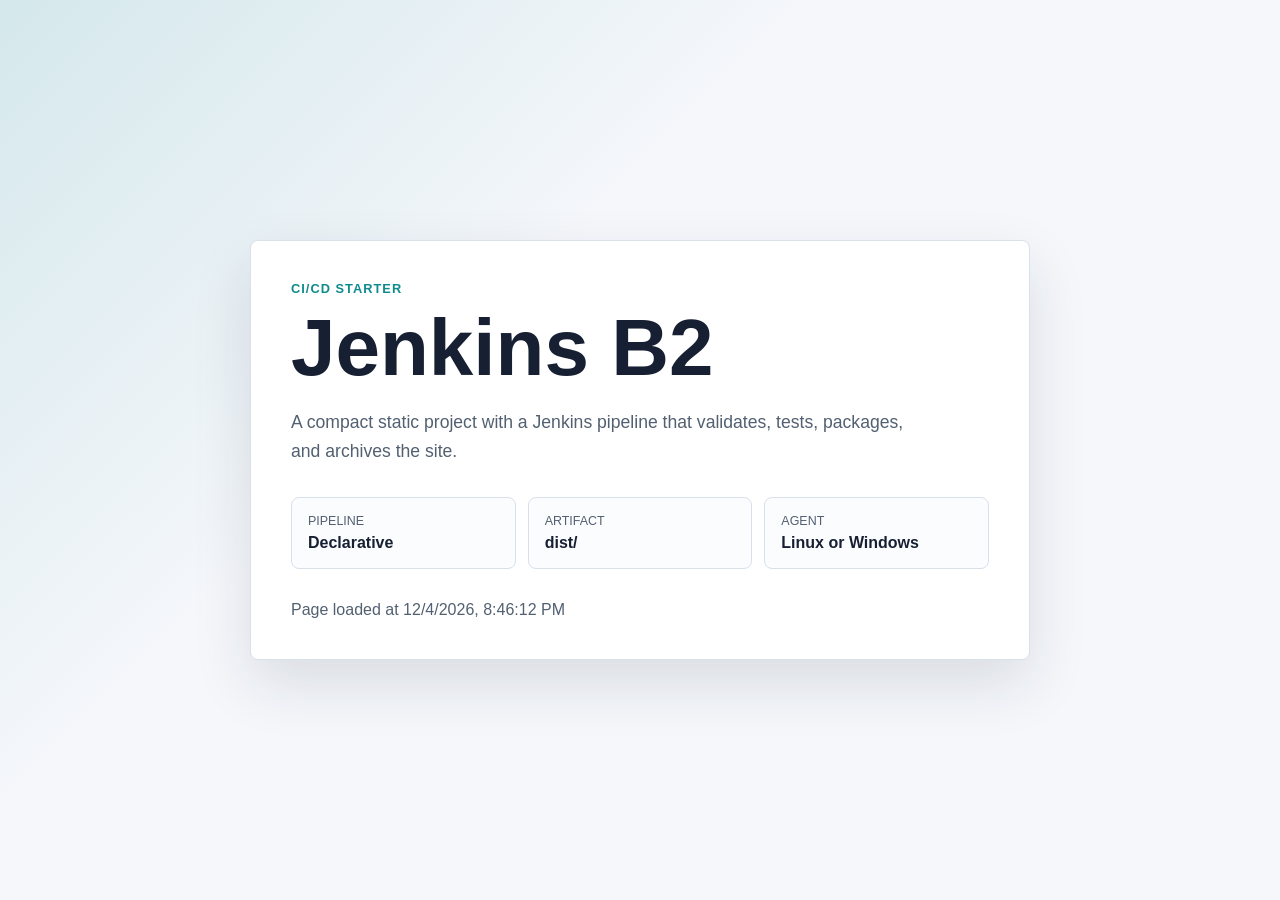
<file: src/index.html>
<!doctype html>
<html lang="en">
  <head>
    <meta charset="utf-8">
    <meta name="viewport" content="width=device-width, initial-scale=1">
    <title>Jenkins B2</title>
    <link rel="stylesheet" href="styles.css">
  </head>
  <body>
    <main class="page-shell">
      <section class="hero" aria-labelledby="page-title">
        <p class="eyebrow">CI/CD starter</p>
        <h1 id="page-title">Jenkins B2</h1>
        <p class="lede">
          A compact static project with a Jenkins pipeline that validates, tests,
          packages, and archives the site.
        </p>
        <dl class="status-grid">
          <div>
            <dt>Pipeline</dt>
            <dd>Declarative</dd>
          </div>
          <div>
            <dt>Artifact</dt>
            <dd>dist/</dd>
          </div>
          <div>
            <dt>Agent</dt>
            <dd>Linux or Windows</dd>
          </div>
        </dl>
        <p class="build-time">
          Page loaded at <time id="build-time">pending</time>
        </p>
      </section>
    </main>
    <script src="app.js"></script>
  </body>
</html>
</file>
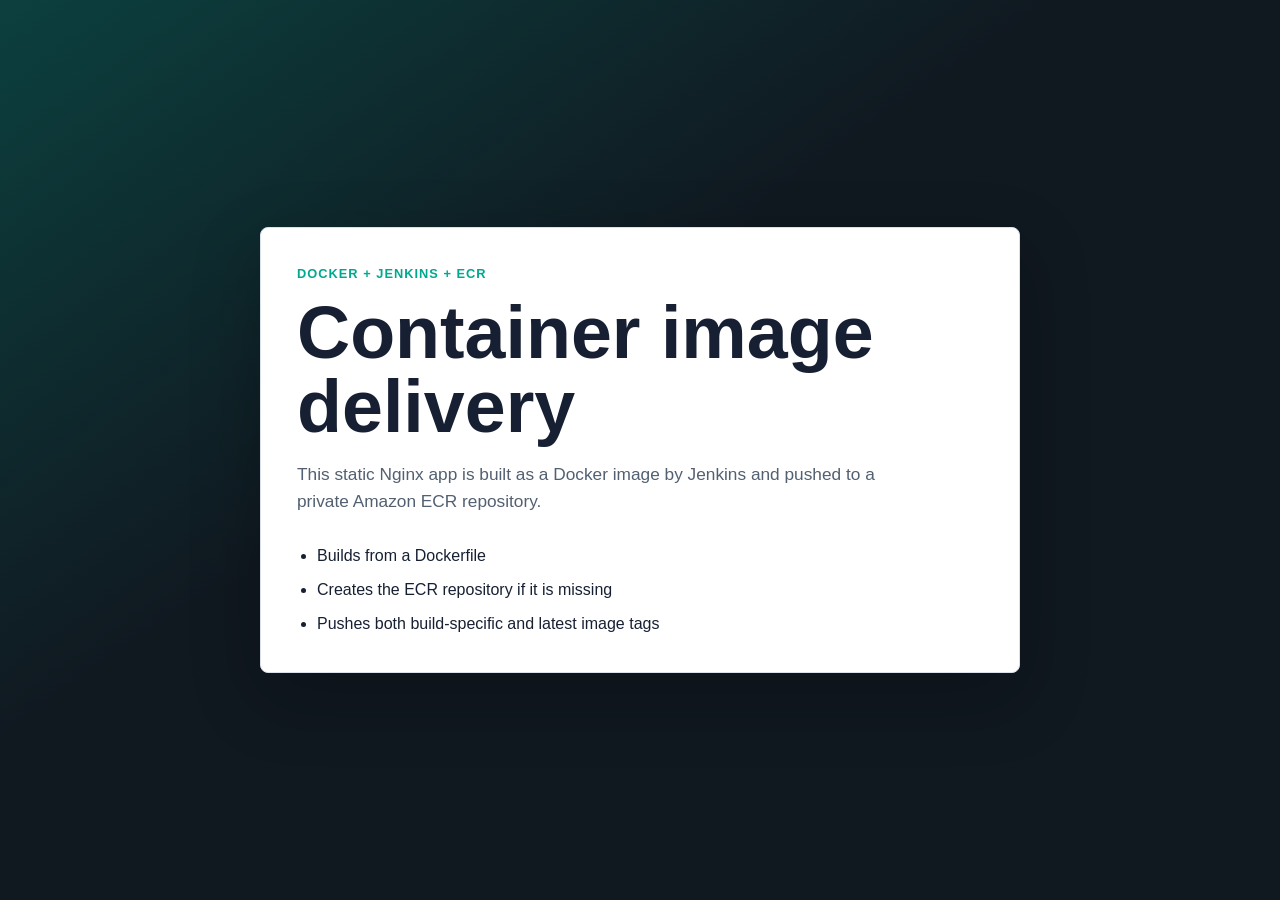
<file: docker-ecr-project/src/index.html>
<!doctype html>
<html lang="en">
  <head>
    <meta charset="utf-8">
    <meta name="viewport" content="width=device-width, initial-scale=1">
    <title>Jenkins B2 Docker ECR</title>
    <link rel="stylesheet" href="styles.css">
  </head>
  <body>
    <main>
      <section class="panel">
        <p class="eyebrow">Docker + Jenkins + ECR</p>
        <h1>Container image delivery</h1>
        <p>
          This static Nginx app is built as a Docker image by Jenkins and pushed
          to a private Amazon ECR repository.
        </p>
        <ul>
          <li>Builds from a Dockerfile</li>
          <li>Creates the ECR repository if it is missing</li>
          <li>Pushes both build-specific and latest image tags</li>
        </ul>
      </section>
    </main>
  </body>
</html>
</file>
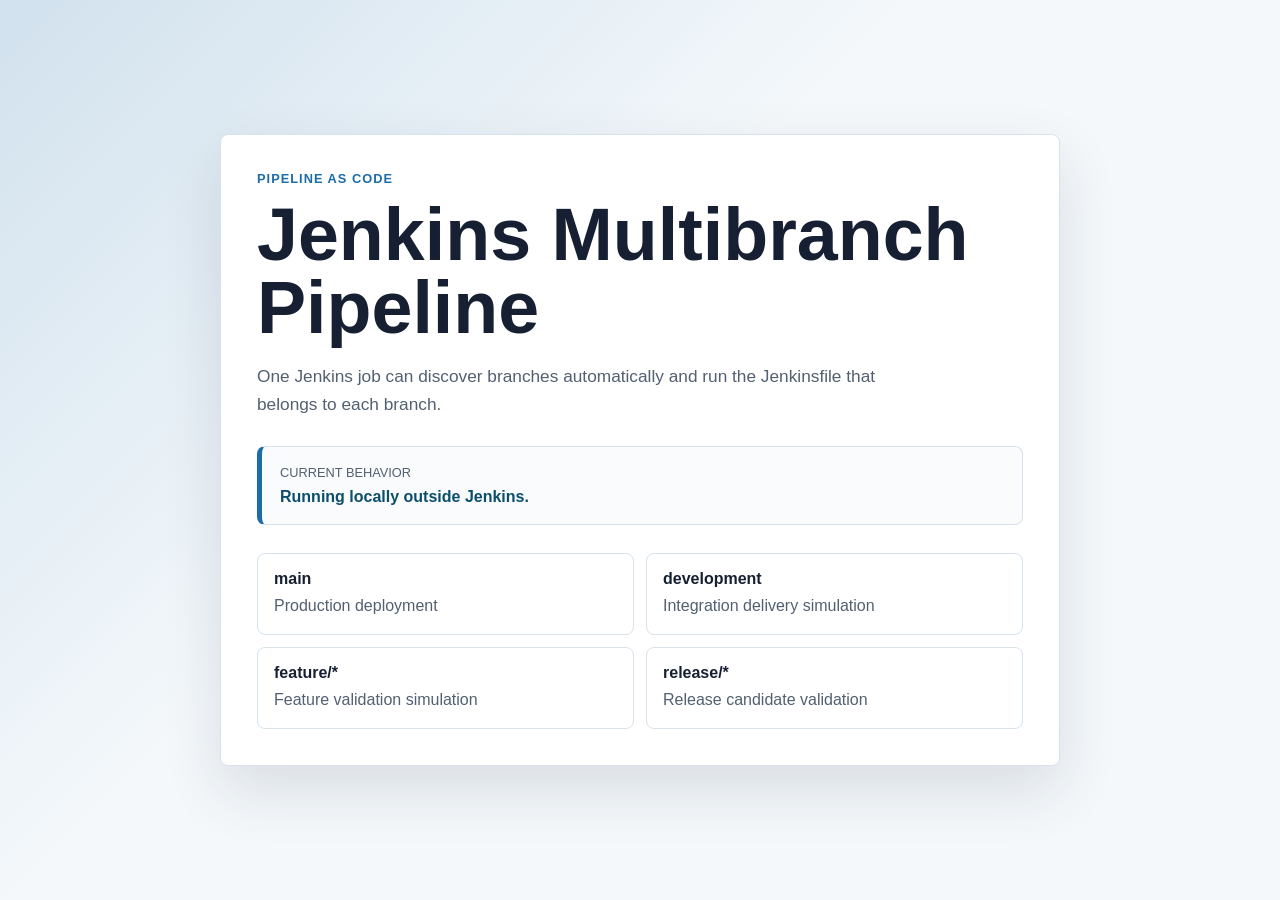
<file: multibranch-project/src/index.html>
<!doctype html>
<html lang="en">
  <head>
    <meta charset="utf-8">
    <meta name="viewport" content="width=device-width, initial-scale=1">
    <title>Jenkins Multibranch Pipeline</title>
    <link rel="stylesheet" href="styles.css">
  </head>
  <body>
    <main class="shell">
      <section class="panel">
        <p class="eyebrow">Pipeline as code</p>
        <h1>Jenkins Multibranch Pipeline</h1>
        <p class="lede">
          One Jenkins job can discover branches automatically and run the
          Jenkinsfile that belongs to each branch.
        </p>
        <div class="branch-card">
          <span>Current behavior</span>
          <strong data-branch-status>Waiting for branch context</strong>
        </div>
        <ul class="branch-list">
          <li><strong>main</strong><span>Production deployment</span></li>
          <li><strong>development</strong><span>Integration delivery simulation</span></li>
          <li><strong>feature/*</strong><span>Feature validation simulation</span></li>
          <li><strong>release/*</strong><span>Release candidate validation</span></li>
        </ul>
      </section>
    </main>
    <script src="app.js"></script>
  </body>
</html>
</file>
<file: src/styles.css>
:root {
  color-scheme: light;
  --bg: #f5f7fb;
  --ink: #172033;
  --muted: #526071;
  --accent: #0f8b8d;
  --panel: #ffffff;
  --line: #d8e0ea;
}

* {
  box-sizing: border-box;
}

body {
  margin: 0;
  min-height: 100vh;
  font-family: Arial, Helvetica, sans-serif;
  color: var(--ink);
  background:
    linear-gradient(135deg, rgba(15, 139, 141, 0.14), transparent 38%),
    var(--bg);
}

.page-shell {
  display: grid;
  min-height: 100vh;
  place-items: center;
  padding: 32px;
}

.hero {
  width: min(780px, 100%);
  padding: 40px;
  border: 1px solid var(--line);
  border-radius: 8px;
  background: var(--panel);
  box-shadow: 0 24px 60px rgba(23, 32, 51, 0.12);
}

.eyebrow {
  margin: 0 0 12px;
  color: var(--accent);
  font-size: 0.8rem;
  font-weight: 700;
  letter-spacing: 0.08em;
  text-transform: uppercase;
}

h1 {
  margin: 0;
  font-size: clamp(2.5rem, 8vw, 5rem);
  line-height: 1;
}

.lede {
  max-width: 620px;
  margin: 20px 0 0;
  color: var(--muted);
  font-size: 1.1rem;
  line-height: 1.6;
}

.status-grid {
  display: grid;
  grid-template-columns: repeat(3, minmax(0, 1fr));
  gap: 12px;
  margin: 32px 0;
}

.status-grid div {
  padding: 16px;
  border: 1px solid var(--line);
  border-radius: 8px;
  background: #fbfcfe;
}

dt {
  color: var(--muted);
  font-size: 0.78rem;
  text-transform: uppercase;
}

dd {
  margin: 6px 0 0;
  font-weight: 700;
}

.build-time {
  margin: 0;
  color: var(--muted);
}

@media (max-width: 640px) {
  .page-shell {
    padding: 18px;
  }

  .hero {
    padding: 28px;
  }

  .status-grid {
    grid-template-columns: 1fr;
  }
}
</file>
<file: docker-ecr-project/src/styles.css>
:root {
  --bg: #101820;
  --panel: #ffffff;
  --ink: #172033;
  --muted: #526071;
  --accent: #00a88f;
  --line: #d9e2ec;
}

* {
  box-sizing: border-box;
}

body {
  margin: 0;
  min-height: 100vh;
  font-family: Arial, Helvetica, sans-serif;
  color: var(--ink);
  background:
    linear-gradient(145deg, rgba(0, 168, 143, 0.28), transparent 42%),
    var(--bg);
}

main {
  display: grid;
  min-height: 100vh;
  place-items: center;
  padding: 28px;
}

.panel {
  width: min(760px, 100%);
  padding: 36px;
  border: 1px solid var(--line);
  border-radius: 8px;
  background: var(--panel);
  box-shadow: 0 24px 70px rgba(0, 0, 0, 0.24);
}

.eyebrow {
  margin: 0 0 12px;
  color: var(--accent);
  font-size: 0.8rem;
  font-weight: 700;
  letter-spacing: 0.08em;
  text-transform: uppercase;
}

h1 {
  margin: 0;
  font-size: clamp(2.1rem, 7vw, 4.6rem);
  line-height: 1;
}

p {
  max-width: 620px;
  color: var(--muted);
  font-size: 1.08rem;
  line-height: 1.6;
}

ul {
  display: grid;
  gap: 10px;
  margin: 28px 0 0;
  padding-left: 20px;
}

li {
  line-height: 1.5;
}
</file>
<file: multibranch-project/src/styles.css>
:root {
  --bg: #f4f8fb;
  --panel: #ffffff;
  --ink: #172033;
  --muted: #526071;
  --accent: #1b6ca8;
  --accent-strong: #0b4f6c;
  --line: #d7e2ec;
}

* {
  box-sizing: border-box;
}

body {
  margin: 0;
  min-height: 100vh;
  font-family: Arial, Helvetica, sans-serif;
  color: var(--ink);
  background:
    linear-gradient(135deg, rgba(27, 108, 168, 0.16), transparent 42%),
    var(--bg);
}

.shell {
  display: grid;
  min-height: 100vh;
  place-items: center;
  padding: 28px;
}

.panel {
  width: min(840px, 100%);
  padding: 36px;
  border: 1px solid var(--line);
  border-radius: 8px;
  background: var(--panel);
  box-shadow: 0 24px 60px rgba(23, 32, 51, 0.12);
}

.eyebrow {
  margin: 0 0 12px;
  color: var(--accent);
  font-size: 0.8rem;
  font-weight: 700;
  letter-spacing: 0.08em;
  text-transform: uppercase;
}

h1 {
  margin: 0;
  font-size: clamp(2rem, 7vw, 4.6rem);
  line-height: 1;
}

.lede {
  max-width: 660px;
  margin: 18px 0 0;
  color: var(--muted);
  font-size: 1.08rem;
  line-height: 1.6;
}

.branch-card {
  display: grid;
  gap: 8px;
  margin: 28px 0;
  padding: 18px;
  border: 1px solid var(--line);
  border-left: 5px solid var(--accent);
  border-radius: 8px;
  background: #f9fbfd;
}

.branch-card span {
  color: var(--muted);
  font-size: 0.8rem;
  text-transform: uppercase;
}

.branch-card strong {
  color: var(--accent-strong);
}

.branch-list {
  display: grid;
  grid-template-columns: repeat(2, minmax(0, 1fr));
  gap: 12px;
  margin: 0;
  padding: 0;
  list-style: none;
}

.branch-list li {
  display: grid;
  gap: 6px;
  min-height: 82px;
  padding: 16px;
  border: 1px solid var(--line);
  border-radius: 8px;
  background: #ffffff;
}

.branch-list span {
  color: var(--muted);
  line-height: 1.4;
}

@media (max-width: 640px) {
  .shell {
    padding: 18px;
  }

  .panel {
    padding: 28px;
  }

  .branch-list {
    grid-template-columns: 1fr;
  }
}
</file>
